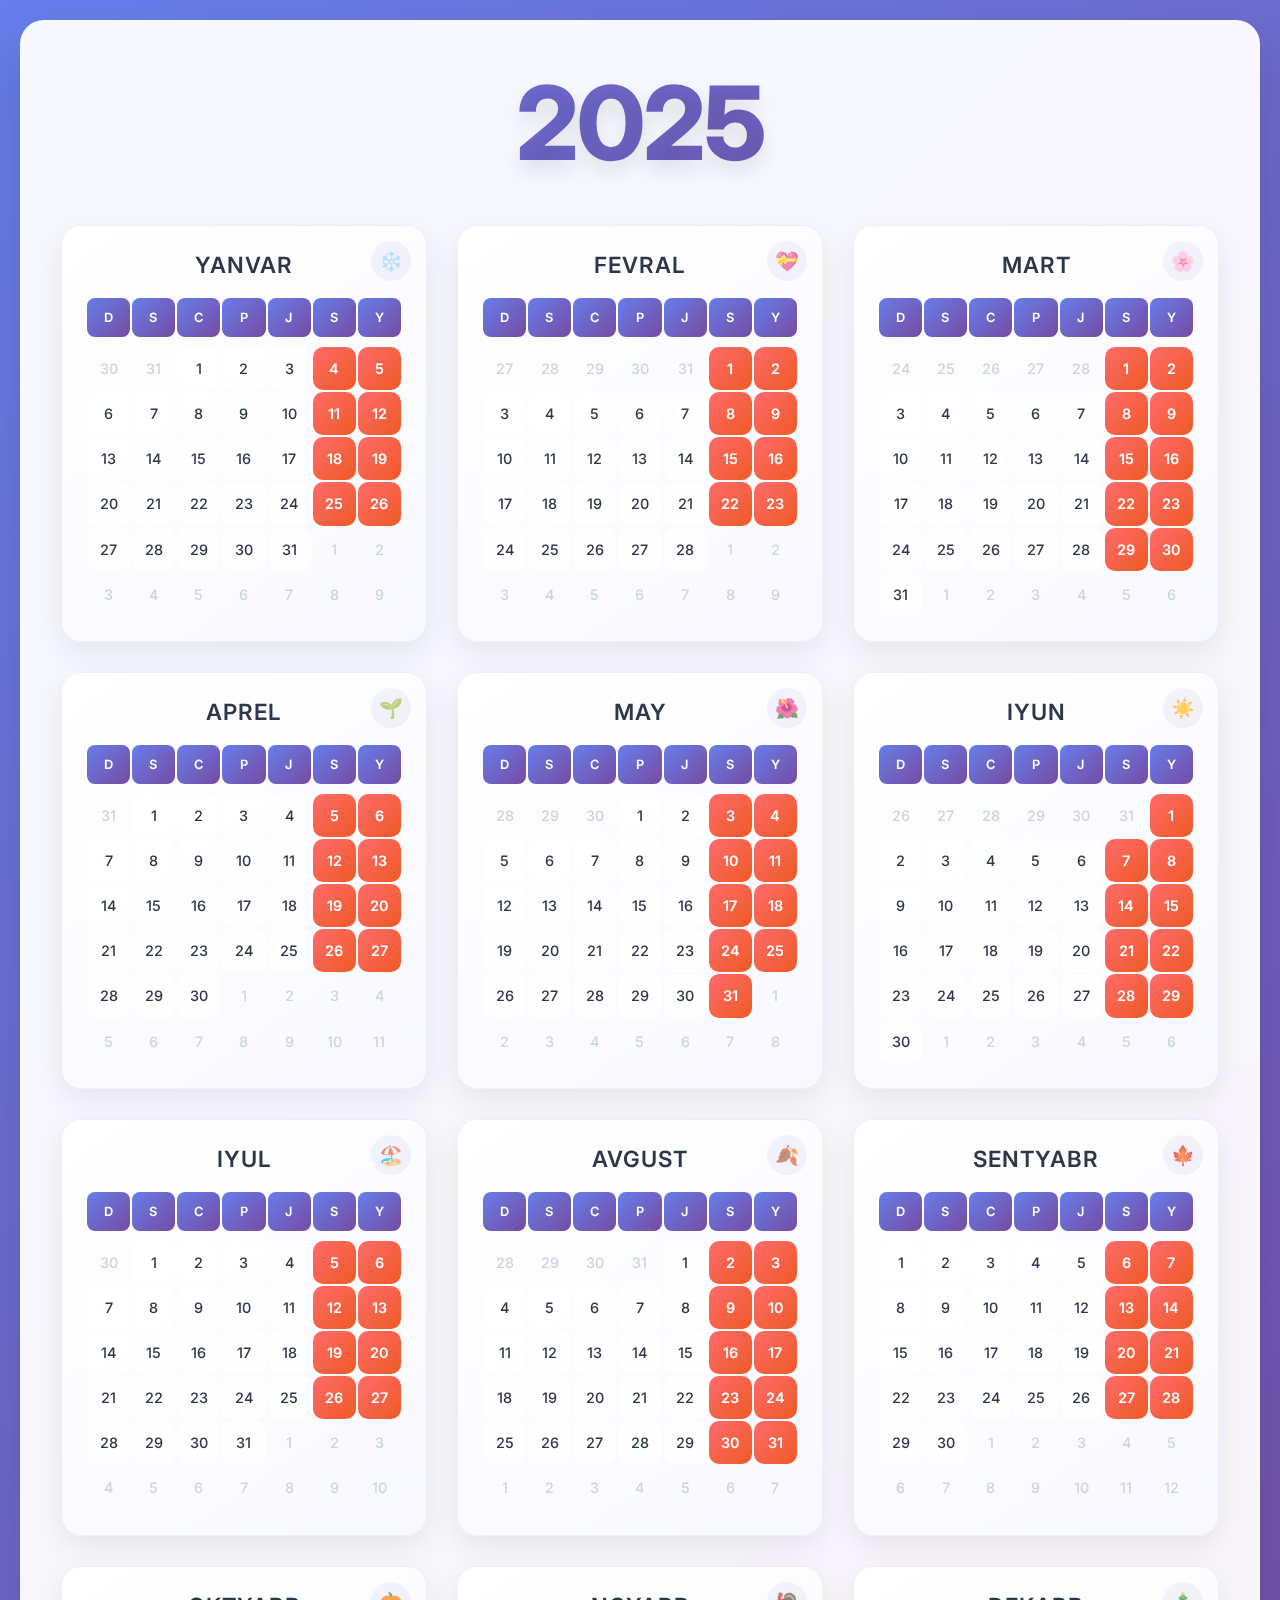
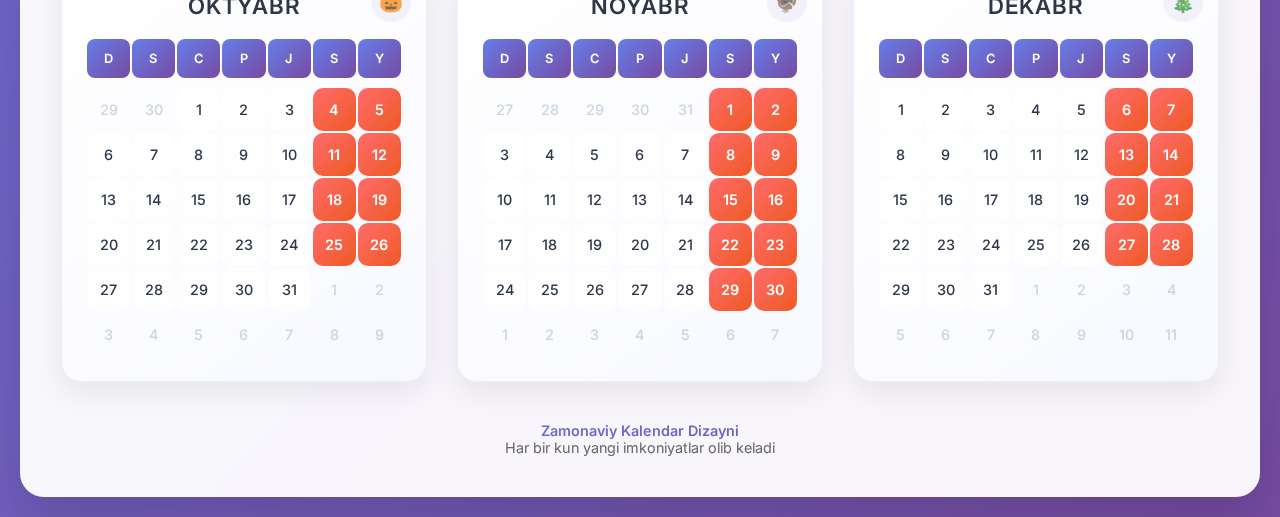
<file: calendar.html>
<!DOCTYPE html>
<html lang="uz">
<head>
    <meta charset="UTF-8">
    <meta name="viewport" content="width=device-width, initial-scale=1.0">
    <title>2025 Yil Kalendari</title>
    <style>
        @import url('https://fonts.googleapis.com/css2?family=Inter:wght@300;400;500;600;700&display=swap');
        
        * {
            margin: 0;
            padding: 0;
            box-sizing: border-box;
        }
        
        body {
            font-family: 'Inter', sans-serif;
            background: linear-gradient(135deg, #667eea 0%, #764ba2 100%);
            min-height: 100vh;
            padding: 20px;
            overflow-x: auto;
        }
        
        .calendar-container {
            max-width: 1400px;
            margin: 0 auto;
            background: rgba(255, 255, 255, 0.95);
            backdrop-filter: blur(20px);
            border-radius: 24px;
            box-shadow: 0 25px 50px rgba(0, 0, 0, 0.15);
            padding: 40px;
            border: 1px solid rgba(255, 255, 255, 0.2);
        }
        
        .year-title {
            text-align: center;
            font-size: clamp(4rem, 8vw, 8rem);
            font-weight: 800;
            margin-bottom: 40px;
            background: linear-gradient(135deg, #667eea, #764ba2);
            -webkit-background-clip: text;
            -webkit-text-fill-color: transparent;
            background-clip: text;
            text-shadow: 0 10px 20px rgba(0, 0, 0, 0.1);
            letter-spacing: -2px;
        }
        
        .months-grid {
            display: grid;
            grid-template-columns: repeat(auto-fit, minmax(280px, 1fr));
            gap: 30px;
            margin-top: 20px;
        }
        
        .month {
            background: linear-gradient(145deg, #ffffff, #f8f9ff);
            border-radius: 20px;
            padding: 25px;
            box-shadow: 0 10px 30px rgba(0, 0, 0, 0.08);
            border: 1px solid rgba(102, 126, 234, 0.1);
            transition: all 0.3s cubic-bezier(0.4, 0, 0.2, 1);
            position: relative;
            overflow: hidden;
        }
        
        .month::before {
            content: '';
            position: absolute;
            top: 0;
            left: 0;
            right: 0;
            height: 4px;
            background: linear-gradient(90deg, #667eea, #764ba2);
            transform: scaleX(0);
            transition: transform 0.3s ease;
        }
        
        .month:hover {
            transform: translateY(-5px);
            box-shadow: 0 20px 40px rgba(0, 0, 0, 0.12);
        }
        
        .month:hover::before {
            transform: scaleX(1);
        }
        
        .month-name {
            text-align: center;
            font-size: 1.4rem;
            font-weight: 600;
            margin-bottom: 20px;
            color: #2d3748;
            text-transform: uppercase;
            letter-spacing: 1px;
        }
        
        .calendar-grid {
            display: grid;
            grid-template-columns: repeat(7, 1fr);
            gap: 2px;
        }
        
        .day-header {
            background: linear-gradient(135deg, #667eea, #764ba2);
            color: white;
            padding: 12px 4px;
            text-align: center;
            font-size: 0.8rem;
            font-weight: 600;
            border-radius: 8px;
            margin-bottom: 8px;
            text-transform: uppercase;
            letter-spacing: 0.5px;
        }
        
        .day {
            aspect-ratio: 1;
            display: flex;
            align-items: center;
            justify-content: center;
            font-size: 0.9rem;
            font-weight: 500;
            border-radius: 10px;
            transition: all 0.2s ease;
            cursor: pointer;
            position: relative;
        }
        
        .day:not(.other-month) {
            color: #2d3748;
            background: rgba(255, 255, 255, 0.7);
        }
        
        .day:not(.other-month):hover {
            background: linear-gradient(135deg, #667eea, #764ba2);
            color: white;
            transform: scale(1.1);
            box-shadow: 0 5px 15px rgba(102, 126, 234, 0.3);
        }
        
        .day.other-month {
            color: #cbd5e0;
            background: transparent;
        }
        
        .day.weekend {
            background: linear-gradient(135deg, #ff6b6b, #ee5a24);
            color: white;
            font-weight: 600;
        }
        
        .day.weekend:hover {
            background: linear-gradient(135deg, #ee5a24, #c23616);
            transform: scale(1.1);
            box-shadow: 0 5px 15px rgba(238, 90, 36, 0.4);
        }
        
        .day.today {
            background: linear-gradient(135deg, #ffd700, #ffa500);
            color: white;
            font-weight: 700;
            box-shadow: 0 0 20px rgba(255, 215, 0, 0.5);
            animation: pulse 2s infinite;
        }
        
        @keyframes pulse {
            0% { box-shadow: 0 0 20px rgba(255, 215, 0, 0.5); }
            50% { box-shadow: 0 0 30px rgba(255, 215, 0, 0.8); }
            100% { box-shadow: 0 0 20px rgba(255, 215, 0, 0.5); }
        }
        
        .month-header {
            position: relative;
            margin-bottom: 15px;
        }
        
        .month-decoration {
            position: absolute;
            top: -10px;
            right: -10px;
            width: 40px;
            height: 40px;
            background: linear-gradient(135deg, rgba(102, 126, 234, 0.1), rgba(118, 75, 162, 0.1));
            border-radius: 50%;
            display: flex;
            align-items: center;
            justify-content: center;
            font-size: 1.2rem;
            opacity: 0.7;
        }
        
        @media (max-width: 768px) {
            .calendar-container {
                padding: 20px;
            }
            
            .year-title {
                font-size: 4rem;
                margin-bottom: 30px;
            }
            
            .months-grid {
                grid-template-columns: 1fr;
                gap: 20px;
            }
            
            .month {
                padding: 20px;
            }
        }
        
        .footer {
            text-align: center;
            margin-top: 40px;
            color: #666;
            font-size: 0.9rem;
        }
        
        .gradient-text {
            background: linear-gradient(135deg, #667eea, #764ba2);
            -webkit-background-clip: text;
            -webkit-text-fill-color: transparent;
            background-clip: text;
            font-weight: 600;
        }
    </style>
</head>
<body>
    <div class="calendar-container">
        <h1 class="year-title">2025</h1>
        
        <div class="months-grid" id="monthsGrid">
            <!-- JavaScript orqali to'ldiriladi -->
        </div>
        
        <div class="footer">
            <p class="gradient-text">Zamonaviy Kalendar Dizayni</p>
            <p>Har bir kun yangi imkoniyatlar olib keladi</p>
        </div>
    </div>

    <script>
        const monthsUzbek = [
            'YANVAR', 'FEVRAL', 'MART', 'APREL', 'MAY', 'IYUN',
            'IYUL', 'AVGUST', 'SENTYABR', 'OKTYABR', 'NOYABR', 'DEKABR'
        ];
        
        const dayHeadersUzbek = ['D', 'S', 'C', 'P', 'J', 'S', 'Y'];
        
        const monthDecorations = ['❄️', '💝', '🌸', '🌱', '🌺', '☀️', '🏖️', '🍂', '🍁', '🎃', '🦃', '🎄'];
        
        function getDaysInMonth(year, month) {
            return new Date(year, month + 1, 0).getDate();
        }
        
        function getFirstDayOfMonth(year, month) {
            const day = new Date(year, month, 1).getDay();
            return day === 0 ? 6 : day - 1; // Dushanbani 0 qilamiz
        }
        
        function isWeekend(dayOfWeek) {
            return dayOfWeek === 5 || dayOfWeek === 6; // Shanba va Yakshanba
        }
        
        function isToday(year, month, day) {
            const today = new Date();
            return today.getFullYear() === year && 
                   today.getMonth() === month && 
                   today.getDate() === day;
        }
        
        function createMonth(year, monthIndex) {
            const daysInMonth = getDaysInMonth(year, monthIndex);
            const firstDay = getFirstDayOfMonth(year, monthIndex);
            const daysInPrevMonth = getDaysInMonth(year, monthIndex - 1);
            
            let html = `
                <div class="month">
                    <div class="month-header">
                        <h3 class="month-name">${monthsUzbek[monthIndex]}</h3>
                        <div class="month-decoration">${monthDecorations[monthIndex]}</div>
                    </div>
                    <div class="calendar-grid">
            `;
            
            // Hafta kunlari
            dayHeadersUzbek.forEach(day => {
                html += `<div class="day-header">${day}</div>`;
            });
            
            // Oldingi oyning kunlari
            for (let i = firstDay - 1; i >= 0; i--) {
                html += `<div class="day other-month">${daysInPrevMonth - i}</div>`;
            }
            
            // Joriy oyning kunlari
            for (let day = 1; day <= daysInMonth; day++) {
                const dayOfWeek = (firstDay + day - 1) % 7;
                let classes = 'day';
                
                if (isWeekend(dayOfWeek)) {
                    classes += ' weekend';
                }
                
                if (isToday(year, monthIndex, day)) {
                    classes += ' today';
                }
                
                html += `<div class="${classes}">${day}</div>`;
            }
            
            // Keyingi oyning kunlari
            const totalCells = 42; // 6 qator × 7 kun
            const filledCells = firstDay + daysInMonth;
            for (let day = 1; filledCells + day - 1 < totalCells; day++) {
                html += `<div class="day other-month">${day}</div>`;
            }
            
            html += `
                    </div>
                </div>
            `;
            
            return html;
        }
        
        function generateCalendar() {
            const monthsGrid = document.getElementById('monthsGrid');
            let html = '';
            
            for (let month = 0; month < 12; month++) {
                html += createMonth(2025, month);
            }
            
            monthsGrid.innerHTML = html;
        }
        
        // Sahifa yuklanganda kalenderni yaratish
        document.addEventListener('DOMContentLoaded', generateCalendar);
        
        // Kunlarga click event qo'shish
        document.addEventListener('click', function(e) {
            if (e.target.classList.contains('day') && !e.target.classList.contains('other-month')) {
                // Barcha aktiv kunlarni tozalash
                document.querySelectorAll('.day.selected').forEach(day => {
                    day.classList.remove('selected');
                });
                
                // Yangi kunni tanlash
                e.target.classList.add('selected');
            }
        });
        
        // CSS animatsiyalar uchun qo'shimcha stil
        const style = document.createElement('style');
        style.textContent = `
            .day.selected {
                background: linear-gradient(135deg, #2ecc71, #27ae60) !important;
                color: white !important;
                transform: scale(1.1) !important;
                box-shadow: 0 5px 20px rgba(46, 204, 113, 0.4) !important;
                z-index: 10;
                position: relative;
            }
        `;
        document.head.appendChild(style);
    </script>
</body>
</html>
</file>
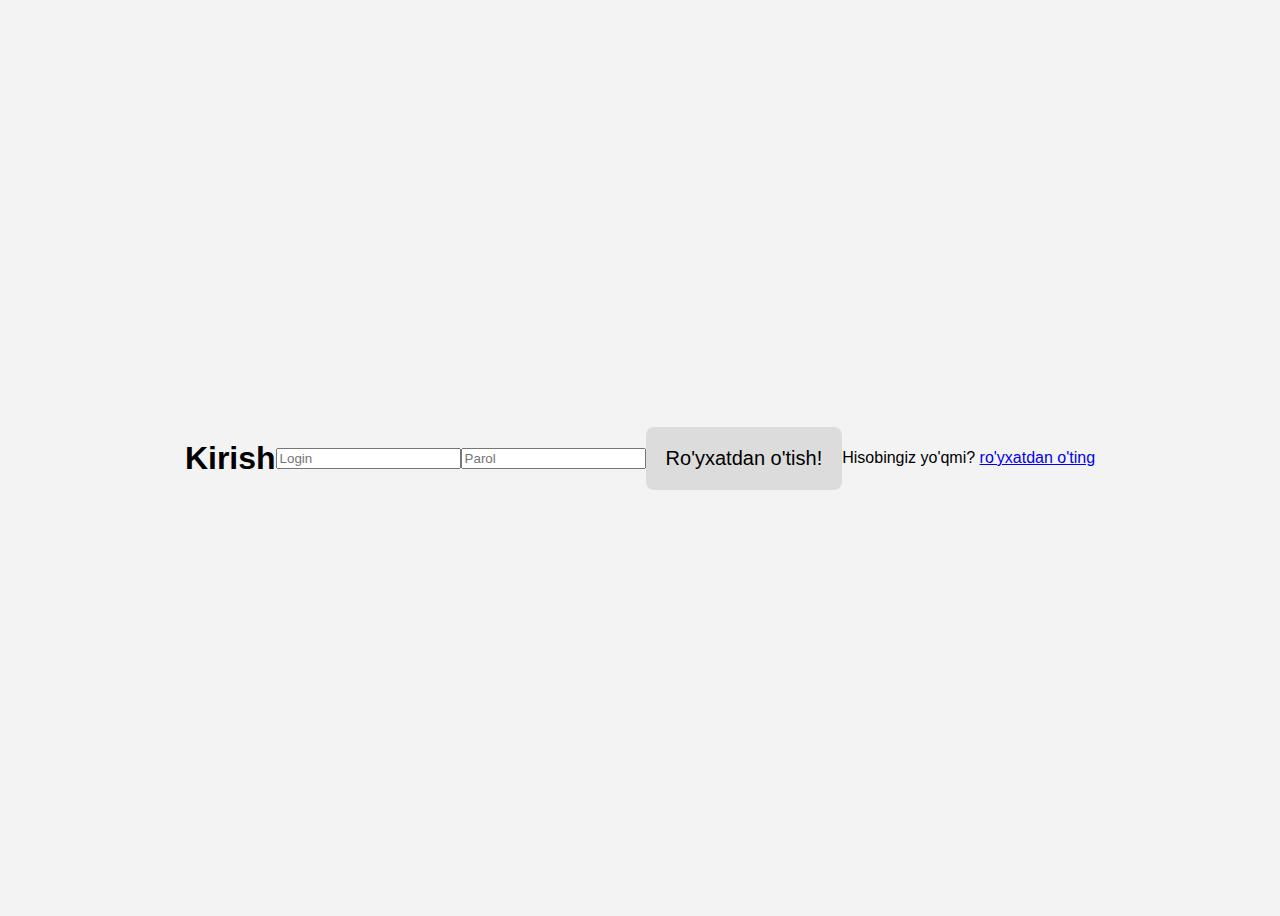
<file: indec.html>
<!DOCTYPE html>
<html lang="en">
<head>
    <meta charset="UTF-8">
    <meta name="viewport" content="width=device-width, initial-scale=1.0">
    <title>Document</title>
    <link rel="stylesheet" href="style.css">
</head>
<body>
     <div class="nav">
   <h1>Kirish</h1>
     </div>

     <input type="text" name="" id="" placeholder="Login">
     <br>
     <input type="password" name="" id="" placeholder="Parol">
     <button class="btn">Ro'yxatdan o'tish!</button>

        <div class="footer">
            <p>Hisobingiz yo'qmi? <a href="./indec.html">ro'yxatdan o'ting</a></p>
</body>
</html>
</file>
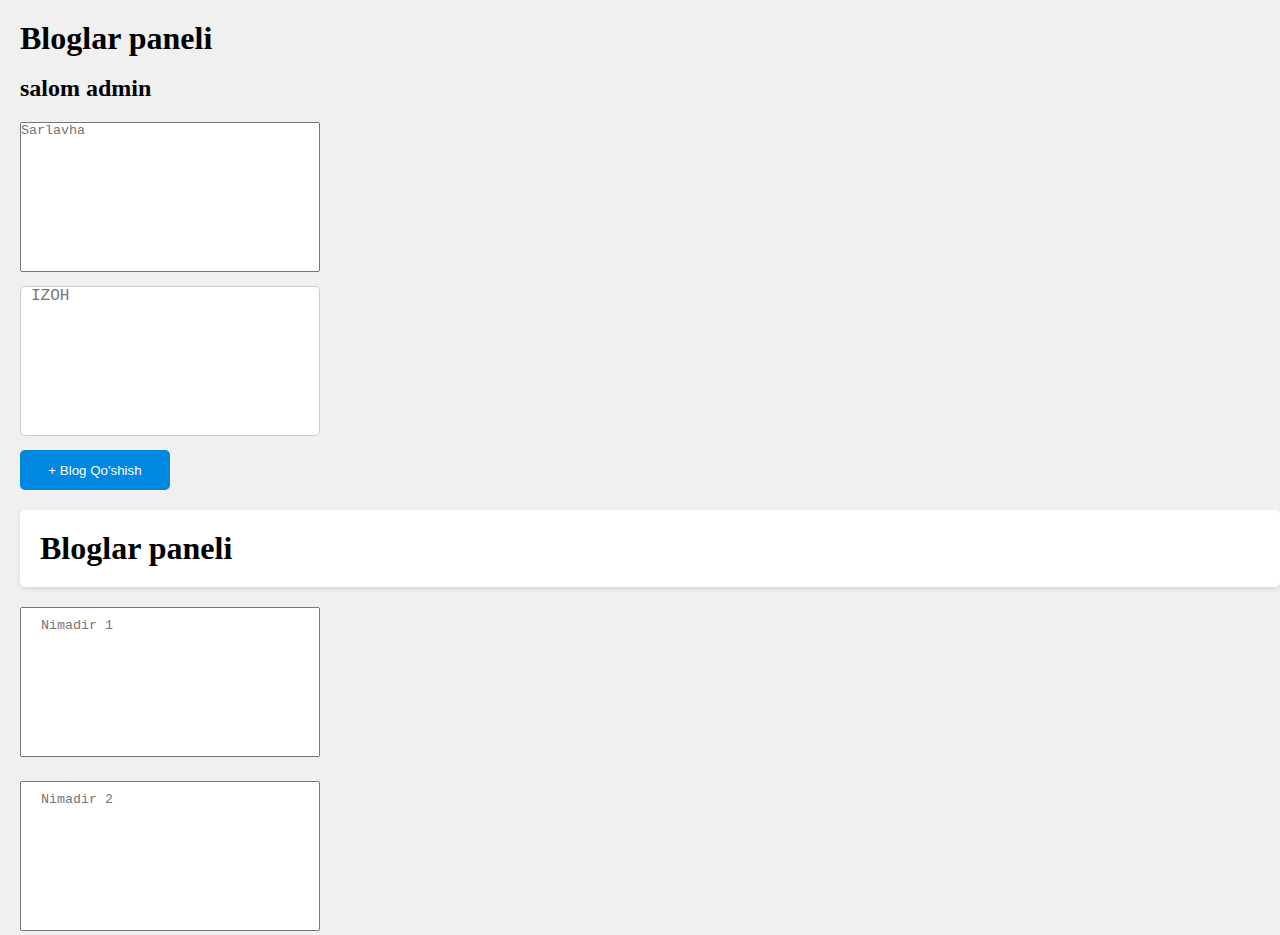
<file: indem.html>
<!DOCTYPE html> 
<html lang="en">
<head>
    <meta charset="UTF-8">
    <meta name="viewport" content="width=device-width, initial-scale=1.0">
    <title>Document</title>
    <style>
        *{
            margin: 0;
            padding: 0;
            box-sizing: border-box;
        }
        body{
            background-color: #f0f0f0;
            font-family: Georgia, 'Times New Roman', Times, serif;
        }
        .sarlavha {
           margin-left: 20px;
              margin-top: 20px;
        }
input{
    width: 300px;
    height: 30px;
    border-radius: 5px;
    border: 1px solid #ccc;
    padding-left: 10px;
    margin-top: 10px;
    margin-left: 20px;
    font-size: 16px;
}
textarea{
    width: 300px;
    height: 150px;
    resize: none;
    margin-top: 20px;
    margin-left: 20px;
}
.TEXTAREA{
    margin-left: 20px;
    margin-top: 10px;
    padding-left: 10px;
    font-size: 16px;
    border-radius: 5px;
    border: 1px solid #ccc;
}
button{
    width: 150px;
    height: 40px;
    background-color: #0087e0;
    color: white;
    border: none;
    border-radius: 5px;
    cursor: pointer;
    margin-left: 20px;
    margin-top: 10px;
}
button:hover{
    background-color: #003c77;  
}
.blg{
    margin-left: 20px;
    margin-top: 20px;
    background-color: #fff;
    padding: 20px;
    border-radius: 5px;
    box-shadow: 0 2px 5px rgba(0,0,0,0.1);
}
.area{
    padding-left:20px;
    padding-top: 10px;
    width: 300px;
    height: 150px;
}
.are{
    padding-left:20px;
    padding-top: 10px;
    width: 300px;
    height: 150px;

}

    </style>
</head>
<body>
    <div class="sarlavha">
       <h1>Bloglar paneli</h1>       
       <br>
       <h2>salom admin</h2>
       
     </div>

  <textarea placeholder="Sarlavha" name="" id=""></textarea>
  <br>
  <textarea class="TEXTAREA" placeholder="IZOH" name="" id=""></textarea>


<br>
  <button> + Blog Qo'shish</button>



  <div class="blg">
    <h1>Bloglar paneli</h1>
  </div>
   <textarea class="area" placeholder="Nimadir 1" name="" id=""></textarea>
   <br>
   <textarea class="are" placeholder="Nimadir 2" name="" id=""></textarea>
</body>
</html>
</file>
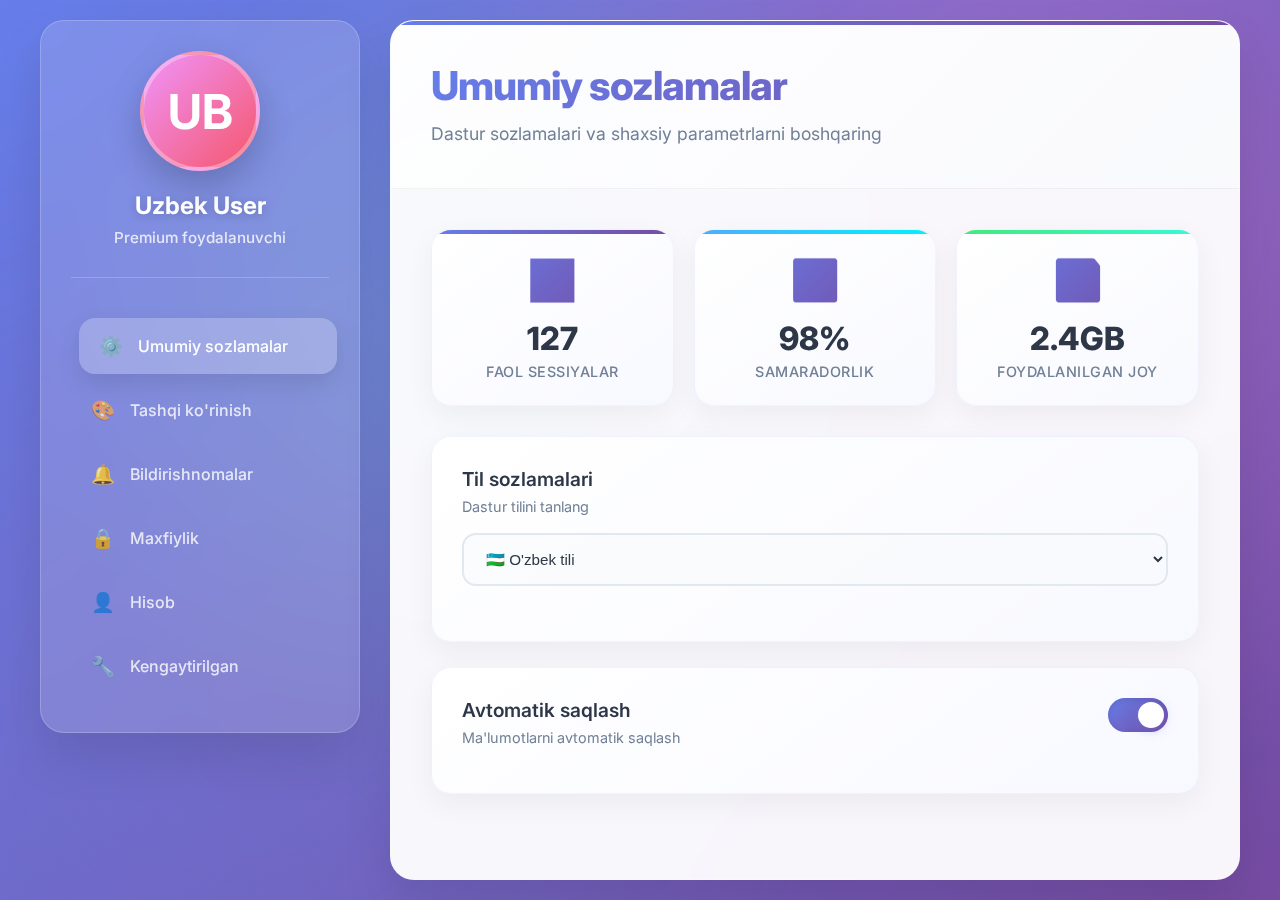
<file: settings.html>
<!DOCTYPE html>
<html lang="uz">
<head>
    <meta charset="UTF-8">
    <meta name="viewport" content="width=device-width, initial-scale=1.0">
    <title>Sozlamalar - Zamonaviy Panel</title>
    <style>
        @import url('https://fonts.googleapis.com/css2?family=Inter:wght@300;400;500;600;700;800&display=swap');
        
        * {
            margin: 0;
            padding: 0;
            box-sizing: border-box;
        }
        
        :root {
            --primary-gradient: linear-gradient(135deg, #667eea 0%, #764ba2 100%);
            --secondary-gradient: linear-gradient(135deg, #f093fb 0%, #f5576c 100%);
            --success-gradient: linear-gradient(135deg, #4facfe 0%, #00f2fe 100%);
            --warning-gradient: linear-gradient(135deg, #43e97b 0%, #38f9d7 100%);
            --danger-gradient: linear-gradient(135deg, #fa709a 0%, #fee140 100%);
            --dark-gradient: linear-gradient(135deg, #434343 0%, #000000 100%);
            
            --glass-bg: rgba(255, 255, 255, 0.1);
            --glass-border: rgba(255, 255, 255, 0.2);
            --text-primary: #2d3748;
            --text-secondary: #718096;
            --bg-light: #f8fafc;
        }
        
        body {
            font-family: 'Inter', sans-serif;
            background: var(--primary-gradient);
            min-height: 100vh;
            padding: 20px;
            color: var(--text-primary);
            overflow-x: hidden;
        }
        
        /* Animated Background */
        body::before {
            content: '';
            position: fixed;
            top: 0;
            left: 0;
            width: 100%;
            height: 100%;
            background: 
                radial-gradient(circle at 20% 80%, rgba(120, 119, 198, 0.3) 0%, transparent 50%),
                radial-gradient(circle at 80% 20%, rgba(255, 119, 198, 0.3) 0%, transparent 50%),
                radial-gradient(circle at 40% 40%, rgba(120, 219, 226, 0.3) 0%, transparent 50%);
            animation: float 6s ease-in-out infinite;
            z-index: -1;
        }
        
        @keyframes float {
            0%, 100% { transform: translateY(0px) rotate(0deg); }
            50% { transform: translateY(-20px) rotate(1deg); }
        }
        
        .settings-container {
            max-width: 1200px;
            margin: 0 auto;
            display: grid;
            grid-template-columns: 320px 1fr;
            gap: 30px;
            min-height: calc(100vh - 40px);
        }
        
        .sidebar {
            background: rgba(255, 255, 255, 0.15);
            backdrop-filter: blur(20px);
            border-radius: 24px;
            padding: 30px;
            box-shadow: 0 25px 50px rgba(0, 0, 0, 0.1);
            border: 1px solid rgba(255, 255, 255, 0.2);
            height: fit-content;
            position: sticky;
            top: 20px;
        }
        
        .profile-section {
            text-align: center;
            margin-bottom: 40px;
            padding-bottom: 30px;
            border-bottom: 1px solid rgba(255, 255, 255, 0.2);
        }
        
        .profile-avatar {
            width: 120px;
            height: 120px;
            border-radius: 50%;
            background: var(--secondary-gradient);
            display: flex;
            align-items: center;
            justify-content: center;
            margin: 0 auto 20px;
            font-size: 3rem;
            color: white;
            font-weight: 700;
            box-shadow: 0 15px 35px rgba(0, 0, 0, 0.2);
            border: 4px solid rgba(255, 255, 255, 0.3);
            transition: all 0.3s cubic-bezier(0.4, 0, 0.2, 1);
            cursor: pointer;
            position: relative;
            overflow: hidden;
        }
        
        .profile-avatar::before {
            content: '';
            position: absolute;
            top: 0;
            left: -100%;
            width: 100%;
            height: 100%;
            background: linear-gradient(90deg, transparent, rgba(255, 255, 255, 0.3), transparent);
            transition: left 0.5s;
        }
        
        .profile-avatar:hover {
            transform: scale(1.05) rotate(5deg);
            box-shadow: 0 20px 40px rgba(0, 0, 0, 0.3);
        }
        
        .profile-avatar:hover::before {
            left: 100%;
        }
        
        .profile-name {
            font-size: 1.5rem;
            font-weight: 700;
            color: white;
            margin-bottom: 8px;
            text-shadow: 0 2px 10px rgba(0, 0, 0, 0.2);
        }
        
        .profile-role {
            color: rgba(255, 255, 255, 0.8);
            font-size: 0.95rem;
            font-weight: 500;
        }
        
        .nav-menu {
            list-style: none;
        }
        
        .nav-item {
            margin-bottom: 8px;
        }
        
        .nav-link {
            display: flex;
            align-items: center;
            padding: 16px 20px;
            color: rgba(255, 255, 255, 0.8);
            text-decoration: none;
            border-radius: 16px;
            transition: all 0.3s cubic-bezier(0.4, 0, 0.2, 1);
            font-weight: 500;
            position: relative;
            overflow: hidden;
        }
        
        .nav-link::before {
            content: '';
            position: absolute;
            top: 0;
            left: 0;
            right: 0;
            bottom: 0;
            background: rgba(255, 255, 255, 0.1);
            transform: translateX(-100%);
            transition: transform 0.3s ease;
        }
        
        .nav-link:hover::before,
        .nav-link.active::before {
            transform: translateX(0);
        }
        
        .nav-link:hover,
        .nav-link.active {
            color: white;
            transform: translateX(8px);
            background: rgba(255, 255, 255, 0.15);
            box-shadow: 0 10px 25px rgba(0, 0, 0, 0.1);
        }
        
        .nav-icon {
            font-size: 1.2rem;
            margin-right: 15px;
            position: relative;
            z-index: 1;
        }
        
        .nav-text {
            position: relative;
            z-index: 1;
        }
        
        .main-content {
            background: rgba(255, 255, 255, 0.95);
            backdrop-filter: blur(20px);
            border-radius: 24px;
            box-shadow: 0 25px 50px rgba(0, 0, 0, 0.1);
            border: 1px solid rgba(255, 255, 255, 0.2);
            overflow: hidden;
        }
        
        .content-header {
            background: linear-gradient(135deg, rgba(255, 255, 255, 0.9), rgba(248, 250, 252, 0.9));
            padding: 40px;
            border-bottom: 1px solid rgba(0, 0, 0, 0.05);
            position: relative;
            overflow: hidden;
        }
        
        .content-header::before {
            content: '';
            position: absolute;
            top: 0;
            left: 0;
            right: 0;
            height: 4px;
            background: var(--primary-gradient);
        }
        
        .page-title {
            font-size: 2.5rem;
            font-weight: 800;
            background: var(--primary-gradient);
            -webkit-background-clip: text;
            -webkit-text-fill-color: transparent;
            background-clip: text;
            margin-bottom: 10px;
            letter-spacing: -1px;
        }
        
        .page-description {
            color: var(--text-secondary);
            font-size: 1.1rem;
            font-weight: 400;
            line-height: 1.6;
        }
        
        .content-body {
            padding: 40px;
        }
        
        .settings-section {
            margin-bottom: 40px;
            display: none;
        }
        
        .settings-section.active {
            display: block;
            animation: fadeInUp 0.5s ease-out;
        }
        
        @keyframes fadeInUp {
            from {
                opacity: 0;
                transform: translateY(30px);
            }
            to {
                opacity: 1;
                transform: translateY(0);
            }
        }
        
        .section-title {
            font-size: 1.5rem;
            font-weight: 700;
            color: var(--text-primary);
            margin-bottom: 25px;
            display: flex;
            align-items: center;
            gap: 12px;
        }
        
        .section-icon {
            background: var(--primary-gradient);
            width: 40px;
            height: 40px;
            border-radius: 12px;
            display: flex;
            align-items: center;
            justify-content: center;
            color: white;
            font-size: 1.1rem;
        }
        
        .settings-grid {
            display: grid;
            gap: 25px;
        }
        
        .setting-card {
            background: linear-gradient(145deg, #ffffff, #f8f9ff);
            border-radius: 20px;
            padding: 30px;
            box-shadow: 0 10px 30px rgba(0, 0, 0, 0.05);
            border: 1px solid rgba(102, 126, 234, 0.08);
            transition: all 0.3s cubic-bezier(0.4, 0, 0.2, 1);
            position: relative;
            overflow: hidden;
        }
        
        .setting-card::before {
            content: '';
            position: absolute;
            top: 0;
            left: 0;
            right: 0;
            height: 3px;
            background: var(--primary-gradient);
            transform: scaleX(0);
            transition: transform 0.3s ease;
        }
        
        .setting-card:hover {
            transform: translateY(-5px);
            box-shadow: 0 20px 40px rgba(0, 0, 0, 0.1);
        }
        
        .setting-card:hover::before {
            transform: scaleX(1);
        }
        
        .setting-header {
            display: flex;
            justify-content: space-between;
            align-items: flex-start;
            margin-bottom: 15px;
        }
        
        .setting-info h3 {
            font-size: 1.2rem;
            font-weight: 600;
            color: var(--text-primary);
            margin-bottom: 5px;
        }
        
        .setting-info p {
            color: var(--text-secondary);
            font-size: 0.9rem;
            line-height: 1.5;
        }
        
        /* Toggle Switch */
        .toggle-switch {
            position: relative;
            width: 60px;
            height: 34px;
        }
        
        .toggle-input {
            opacity: 0;
            width: 0;
            height: 0;
        }
        
        .toggle-slider {
            position: absolute;
            cursor: pointer;
            top: 0;
            left: 0;
            right: 0;
            bottom: 0;
            background: #cbd5e0;
            transition: all 0.4s cubic-bezier(0.4, 0, 0.2, 1);
            border-radius: 34px;
            box-shadow: inset 0 2px 6px rgba(0, 0, 0, 0.1);
        }
        
        .toggle-slider:before {
            position: absolute;
            content: "";
            height: 26px;
            width: 26px;
            left: 4px;
            bottom: 4px;
            background: white;
            transition: all 0.4s cubic-bezier(0.4, 0, 0.2, 1);
            border-radius: 50%;
            box-shadow: 0 2px 8px rgba(0, 0, 0, 0.2);
        }
        
        .toggle-input:checked + .toggle-slider {
            background: var(--primary-gradient);
        }
        
        .toggle-input:checked + .toggle-slider:before {
            transform: translateX(26px);
            box-shadow: 0 2px 12px rgba(102, 126, 234, 0.4);
        }
        
        /* Form Controls */
        .form-group {
            margin-bottom: 25px;
        }
        
        .form-label {
            display: block;
            font-weight: 600;
            margin-bottom: 10px;
            color: var(--text-primary);
            font-size: 0.95rem;
        }
        
        .form-input,
        .form-select {
            width: 100%;
            padding: 15px 18px;
            border: 2px solid #e2e8f0;
            border-radius: 14px;
            font-size: 0.95rem;
            font-weight: 500;
            background: rgba(248, 250, 252, 0.5);
            transition: all 0.3s ease;
            color: var(--text-primary);
        }
        
        .form-input:focus,
        .form-select:focus {
            outline: none;
            border-color: #667eea;
            background: white;
            box-shadow: 0 0 0 4px rgba(102, 126, 234, 0.1);
            transform: translateY(-2px);
        }
        
        .color-picker {
            display: flex;
            gap: 15px;
            flex-wrap: wrap;
            margin-top: 10px;
        }
        
        .color-option {
            width: 45px;
            height: 45px;
            border-radius: 12px;
            cursor: pointer;
            transition: all 0.3s cubic-bezier(0.4, 0, 0.2, 1);
            border: 3px solid transparent;
            position: relative;
        }
        
        .color-option:hover {
            transform: scale(1.1);
            box-shadow: 0 8px 25px rgba(0, 0, 0, 0.2);
        }
        
        .color-option.active {
            border-color: white;
            transform: scale(1.1);
            box-shadow: 0 0 0 3px rgba(102, 126, 234, 0.3);
        }
        
        .color-option::after {
            content: '✓';
            position: absolute;
            top: 50%;
            left: 50%;
            transform: translate(-50%, -50%);
            color: white;
            font-weight: bold;
            opacity: 0;
            transition: opacity 0.3s ease;
        }
        
        .color-option.active::after {
            opacity: 1;
        }
        
        /* Buttons */
        .btn {
            padding: 14px 28px;
            border: none;
            border-radius: 14px;
            font-weight: 600;
            font-size: 0.95rem;
            cursor: pointer;
            transition: all 0.3s cubic-bezier(0.4, 0, 0.2, 1);
            text-transform: uppercase;
            letter-spacing: 0.5px;
            position: relative;
            overflow: hidden;
        }
        
        .btn::before {
            content: '';
            position: absolute;
            top: 0;
            left: -100%;
            width: 100%;
            height: 100%;
            background: linear-gradient(90deg, transparent, rgba(255, 255, 255, 0.3), transparent);
            transition: left 0.5s;
        }
        
        .btn:hover::before {
            left: 100%;
        }
        
        .btn-primary {
            background: var(--primary-gradient);
            color: white;
            box-shadow: 0 8px 25px rgba(102, 126, 234, 0.3);
        }
        
        .btn-primary:hover {
            transform: translateY(-3px);
            box-shadow: 0 12px 35px rgba(102, 126, 234, 0.4);
        }
        
        .btn-secondary {
            background: linear-gradient(145deg, #f8f9ff, #e2e8f0);
            color: var(--text-primary);
            border: 2px solid #e2e8f0;
        }
        
        .btn-secondary:hover {
            transform: translateY(-2px);
            box-shadow: 0 8px 20px rgba(0, 0, 0, 0.1);
        }
        
        .btn-danger {
            background: var(--danger-gradient);
            color: white;
            box-shadow: 0 8px 25px rgba(250, 112, 154, 0.3);
        }
        
        .btn-danger:hover {
            transform: translateY(-3px);
            box-shadow: 0 12px 35px rgba(250, 112, 154, 0.4);
        }
        
        .btn-group {
            display: flex;
            gap: 15px;
            margin-top: 25px;
        }
        
        /* Stats Cards */
        .stats-grid {
            display: grid;
            grid-template-columns: repeat(auto-fit, minmax(200px, 1fr));
            gap: 20px;
            margin-bottom: 30px;
        }
        
        .stat-card {
            background: linear-gradient(145deg, #ffffff, #f8f9ff);
            border-radius: 20px;
            padding: 25px;
            text-align: center;
            box-shadow: 0 10px 30px rgba(0, 0, 0, 0.05);
            border: 1px solid rgba(102, 126, 234, 0.08);
            transition: all 0.3s cubic-bezier(0.4, 0, 0.2, 1);
            position: relative;
            overflow: hidden;
        }
        
        .stat-card::before {
            content: '';
            position: absolute;
            top: 0;
            left: 0;
            right: 0;
            height: 4px;
            transition: all 0.3s ease;
        }
        
        .stat-card.primary::before {
            background: var(--primary-gradient);
        }
        
        .stat-card.success::before {
            background: var(--success-gradient);
        }
        
        .stat-card.warning::before {
            background: var(--warning-gradient);
        }
        
        .stat-card.danger::before {
            background: var(--danger-gradient);
        }
        
        .stat-card:hover {
            transform: translateY(-8px);
            box-shadow: 0 20px 40px rgba(0, 0, 0, 0.1);
        }
        
        .stat-icon {
            font-size: 2.5rem;
            margin-bottom: 15px;
            background: var(--primary-gradient);
            -webkit-background-clip: text;
            -webkit-text-fill-color: transparent;
            background-clip: text;
        }
        
        .stat-number {
            font-size: 2rem;
            font-weight: 800;
            color: var(--text-primary);
            margin-bottom: 5px;
        }
        
        .stat-label {
            color: var(--text-secondary);
            font-size: 0.9rem;
            font-weight: 500;
            text-transform: uppercase;
            letter-spacing: 0.5px;
        }
        
        /* Progress Bar */
        .progress-container {
            margin: 20px 0;
        }
        
        .progress-bar {
            height: 8px;
            background: #e2e8f0;
            border-radius: 10px;
            overflow: hidden;
            position: relative;
        }
        
        .progress-fill {
            height: 100%;
            background: var(--primary-gradient);
            border-radius: 10px;
            transition: width 1s cubic-bezier(0.4, 0, 0.2, 1);
            position: relative;
        }
        
        .progress-fill::after {
            content: '';
            position: absolute;
            top: 0;
            left: 0;
            right: 0;
            bottom: 0;
            background: linear-gradient(90deg, transparent, rgba(255, 255, 255, 0.3), transparent);
            animation: shimmer 2s infinite;
        }
        
        @keyframes shimmer {
            0% { transform: translateX(-100%); }
            100% { transform: translateX(100%); }
        }
        
        .progress-text {
            display: flex;
            justify-content: space-between;
            margin-top: 8px;
            font-size: 0.85rem;
            color: var(--text-secondary);
        }
        
        /* Notification */
        .notification {
            position: fixed;
            top: 30px;
            right: 30px;
            background: var(--primary-gradient);
            color: white;
            padding: 20px 25px;
            border-radius: 16px;
            box-shadow: 0 15px 35px rgba(0, 0, 0, 0.2);
            transform: translateX(400px);
            transition: transform 0.4s cubic-bezier(0.4, 0, 0.2, 1);
            z-index: 1000;
            max-width: 350px;
        }
        
        .notification.show {
            transform: translateX(0);
        }
        
        .notification-content {
            display: flex;
            align-items: center;
            gap: 15px;
        }
        
        .notification-icon {
            font-size: 1.5rem;
        }
        
        .notification-text {
            flex: 1;
            font-weight: 500;
        }
        
        /* Responsive Design */
        @media (max-width: 768px) {
            .settings-container {
                grid-template-columns: 1fr;
                gap: 20px;
            }
            
            .sidebar {
                position: relative;
                top: 0;
            }
            
            .content-header {
                padding: 25px;
            }
            
            .content-body {
                padding: 25px;
            }
            
            .page-title {
                font-size: 2rem;
            }
            
            .stats-grid {
                grid-template-columns: 1fr;
            }
            
            .btn-group {
                flex-direction: column;
            }
            
            .color-picker {
                justify-content: center;
            }
        }
        
        /* Theme variations */
        .theme-option {
            display: flex;
            align-items: center;
            padding: 15px;
            border-radius: 12px;
            margin-bottom: 10px;
            cursor: pointer;
            transition: all 0.3s ease;
            border: 2px solid transparent;
        }
        
        .theme-option:hover {
            background: rgba(102, 126, 234, 0.05);
            transform: translateX(5px);
        }
        
        .theme-option.active {
            background: rgba(102, 126, 234, 0.1);
            border-color: #667eea;
        }
        
        .theme-preview {
            width: 40px;
            height: 40px;
            border-radius: 8px;
            margin-right: 15px;
            display: flex;
            overflow: hidden;
        }
        
        .theme-preview div {
            flex: 1;
            height: 100%;
        }
        
        .theme-info h4 {
            font-weight: 600;
            color: var(--text-primary);
            margin-bottom: 3px;
        }
        
        .theme-info p {
            font-size: 0.85rem;
            color: var(--text-secondary);
        }
    </style>
</head>
<body>
    <div class="settings-container">
        <!-- Sidebar -->
        <div class="sidebar">
            <div class="profile-section">
                <div class="profile-avatar" id="profileAvatar">UB</div>
                <h2 class="profile-name">Uzbek User</h2>
                <p class="profile-role">Premium foydalanuvchi</p>
            </div>
            
            <nav>
                <ul class="nav-menu">
                    <li class="nav-item">
                        <a href="#" class="nav-link active" data-section="general">
                            <span class="nav-icon">⚙️</span>
                            <span class="nav-text">Umumiy sozlamalar</span>
                        </a>
                    </li>
                    <li class="nav-item">
                        <a href="./index.html" class="nav-link" data-section="appearance">
                            <span class="nav-icon">🎨</span>
                            <span class="nav-text">Tashqi ko'rinish</span>
                        </a>
                    </li>
                    <li class="nav-item">
                        <a href="#" class="nav-link" data-section="notifications">
                            <span class="nav-icon">🔔</span>
                            <span class="nav-text">Bildirishnomalar</span>
                        </a>
                    </li>
                    <li class="nav-item">
                        <a href="#" class="nav-link" data-section="privacy">
                            <span class="nav-icon">🔒</span>
                            <span class="nav-text">Maxfiylik</span>
                        </a>
                    </li>
                    <li class="nav-item">
                        <a href="#" class="nav-link" data-section="account">
                            <span class="nav-icon">👤</span>
                            <span class="nav-text">Hisob</span>
                        </a>
                    </li>
                    <li class="nav-item">
                        <a href="./vazifa.html" class="nav-link" data-section="advanced">
                            <span class="nav-icon">🔧</span>
                            <span class="nav-text">Kengaytirilgan</span>
                        </a>
                    </li>
                </ul>
            </nav>
        </div>
        
        <!-- Main Content -->
        <div class="main-content">
            <div class="content-header">
                <h1 class="page-title" id="pageTitle">Umumiy sozlamalar</h1>
                <p class="page-description" id="pageDescription">Dastur sozlamalari va shaxsiy parametrlarni boshqaring</p>
            </div>
            
            <div class="content-body">
                <!-- General Settings -->
                <div class="settings-section active" id="general">
                    <div class="stats-grid">
                        <div class="stat-card primary">
                            <div class="stat-icon">📊</div>
                            <div class="stat-number">127</div>
                            <div class="stat-label">Faol sessiyalar</div>
                        </div>
                        <div class="stat-card success">
                            <div class="stat-icon">✅</div>
                            <div class="stat-number">98%</div>
                            <div class="stat-label">Samaradorlik</div>
                        </div>
                        <div class="stat-card warning">
                            <div class="stat-icon">💾</div>
                            <div class="stat-number">2.4GB</div>
                            <div class="stat-label">Foydalanilgan joy</div>
                        </div>
                    </div>
                    
                    <div class="settings-grid">
                        <div class="setting-card">
                            <div class="setting-header">
                                <div class="setting-info">
                                    <h3>Til sozlamalari</h3>
                                    <p>Dastur tilini tanlang</p>
                                </div>
                            </div>
                            <div class="form-group">
                                <select class="form-select">
                                    <option value="uz">🇺🇿 O'zbek tili</option>
                                    <option value="en">🇺🇸 English</option>
                                    <option value="ru">🇷🇺 Русский</option>
                                </select>
                            </div>
                        </div>
                        
                        <div class="setting-card">
                            <div class="setting-header">
                                <div class="setting-info">
                                    <h3>Avtomatik saqlash</h3>
                                    <p>Ma'lumotlarni avtomatik saqlash</p>
                                </div>
                                <label class="toggle-switch">
                                    <input type="checkbox" class="toggle-input" checked>
                                    <span class="toggle-slider"></span>
                                </label>
</file>
<file: style.css>
body {
  display: flex;
  justify-content: center;
  align-items: center;
  height: 100vh;
  background: #f3f3f3;
  font-family: Arial, sans-serif;
}

.calculator {
  background: white;
  padding: 20px;
  border-radius: 12px;
  box-shadow: 0 8px 16px rgba(0,0,0,0.2);
  width: 300px;
}

#display {
  width: 100%;
  height: 50px;
  font-size: 24px;
  text-align: right;
  margin-bottom: 10px;
  padding: 10px;
  border: none;
  background: #eee;
  border-radius: 8px;
}

.buttons {
  display: grid;
  grid-template-columns: repeat(4, 1fr);
  gap: 10px;
}

button {
  padding: 20px;
  font-size: 20px;
  border: none;
  border-radius: 8px;
  background: #dcdcdc;
  cursor: pointer;
  transition: background 0.3s;
}

button:hover {
  background: #bfbfbf;
}

.equal {
  grid-column: span 1;
  background: #4caf50;
  color: white;
}

.zero {
  grid-column: span 2;
}
</file>
